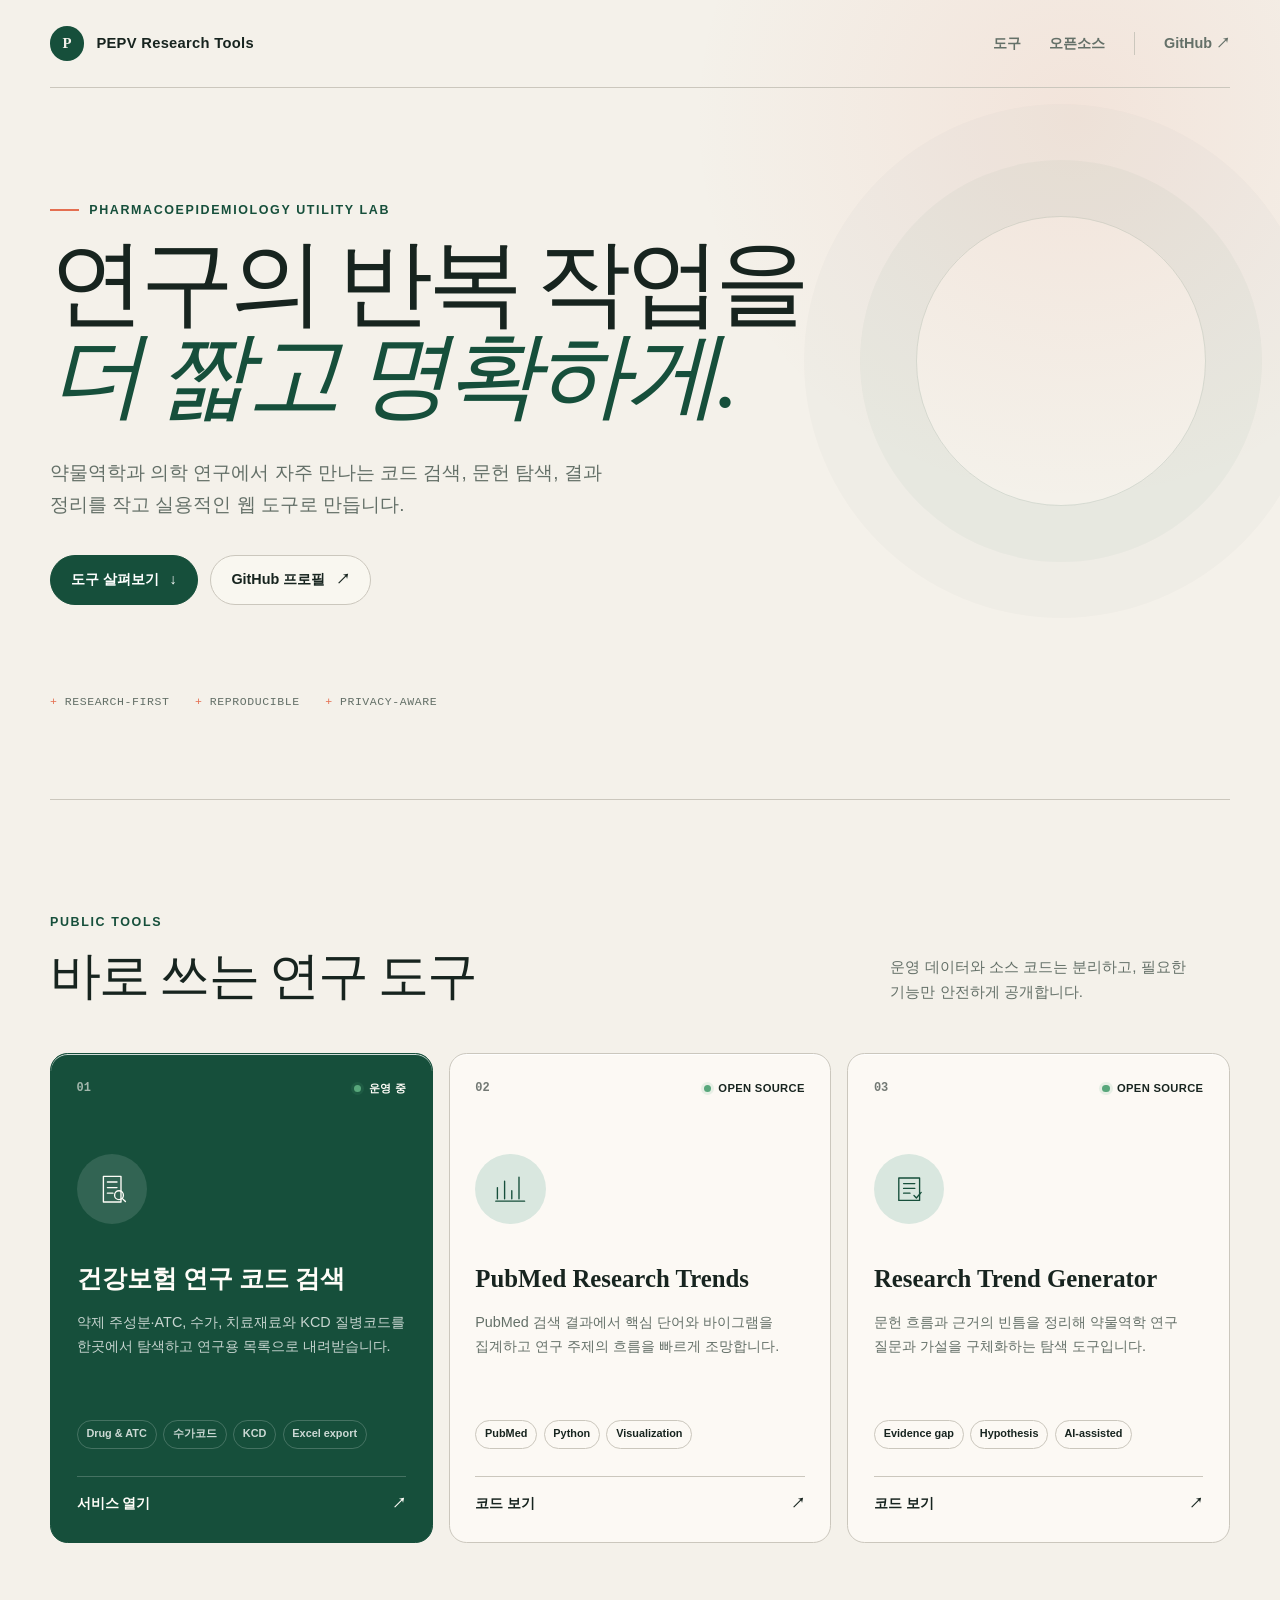
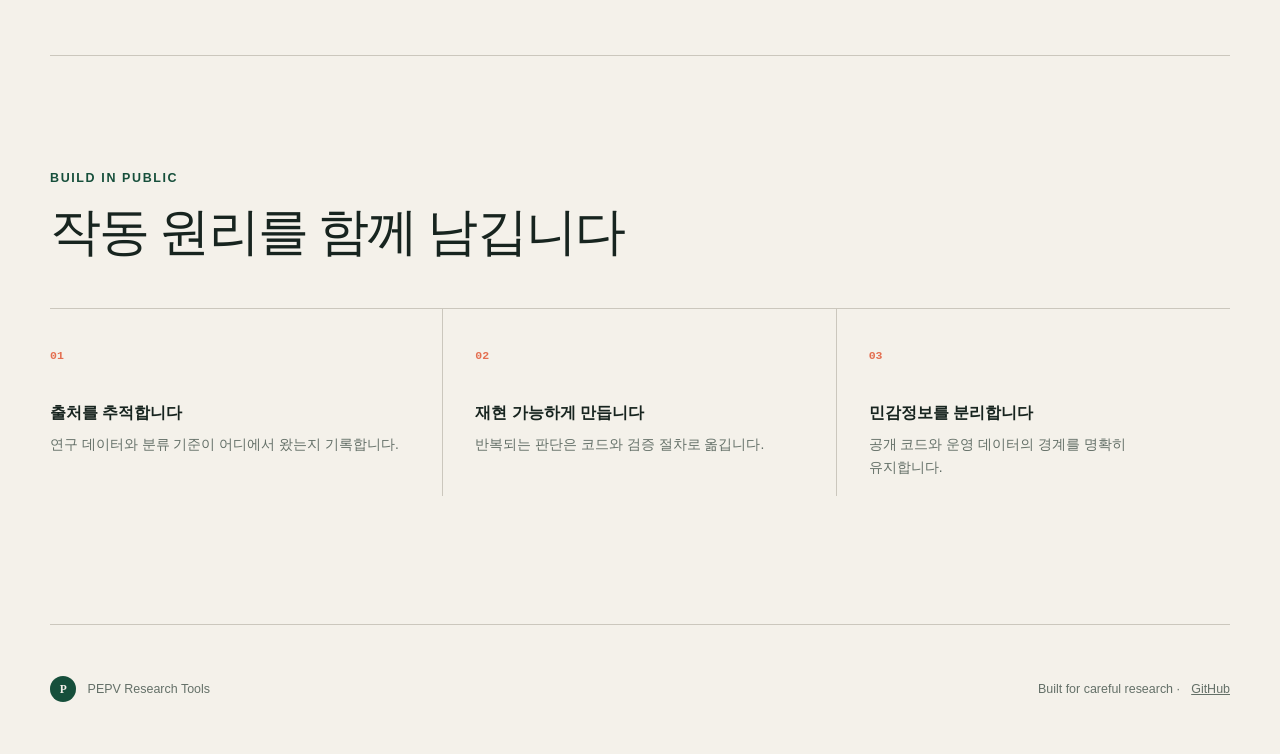
<file: index.html>
<!doctype html>
<html lang="ko">
  <head>
    <meta charset="utf-8">
    <meta name="viewport" content="width=device-width, initial-scale=1">
    <meta name="description" content="약물역학과 의학 연구를 위한 검색, 문헌 탐색, 분석 도구 모음">
    <meta name="theme-color" content="#f4f1ea">
    <meta property="og:title" content="PEPV Research Tools">
    <meta property="og:description" content="연구의 반복 작업을 줄이는 작고 실용적인 도구들">
    <meta property="og:type" content="website">
    <meta property="og:url" content="https://why5682.me/">
    <title>PEPV Research Tools</title>
    <link rel="icon" href="favicon.svg" type="image/svg+xml">
    <link rel="stylesheet" href="styles.css">
  </head>
  <body>
    <a class="skip-link" href="#main">본문으로 이동</a>

    <header class="site-header">
      <a class="brand" href="/" aria-label="PEPV Research Tools 홈">
        <span class="brand-mark" aria-hidden="true">P</span>
        <span>PEPV Research Tools</span>
      </a>
      <nav aria-label="주요 메뉴">
        <a href="#tools">도구</a>
        <a href="#open-source">오픈소스</a>
        <a class="nav-github" href="https://github.com/why5682">GitHub <span aria-hidden="true">↗</span></a>
      </nav>
    </header>

    <main id="main">
      <section class="hero" aria-labelledby="hero-title">
        <div class="eyebrow"><span></span> Pharmacoepidemiology utility lab</div>
        <h1 id="hero-title">연구의 반복 작업을<br><em>더 짧고 명확하게.</em></h1>
        <p class="hero-copy">
          약물역학과 의학 연구에서 자주 만나는 코드 검색, 문헌 탐색, 결과 정리를
          작고 실용적인 웹 도구로 만듭니다.
        </p>
        <div class="hero-actions">
          <a class="button button-primary" href="#tools">도구 살펴보기 <span aria-hidden="true">↓</span></a>
          <a class="button button-quiet" href="https://github.com/why5682">GitHub 프로필 <span aria-hidden="true">↗</span></a>
        </div>
        <div class="hero-note" aria-label="운영 원칙">
          <span>Research-first</span>
          <span>Reproducible</span>
          <span>Privacy-aware</span>
        </div>
      </section>

      <section class="section" id="tools" aria-labelledby="tools-title">
        <div class="section-heading">
          <div>
            <p class="section-kicker">Public tools</p>
            <h2 id="tools-title">바로 쓰는 연구 도구</h2>
          </div>
          <p>운영 데이터와 소스 코드는 분리하고, 필요한 기능만 안전하게 공개합니다.</p>
        </div>

        <div class="tool-grid">
          <article class="tool-card tool-card-featured">
            <div class="card-topline">
              <span class="card-number">01</span>
              <span class="status"><i></i> 운영 중</span>
            </div>
            <div class="tool-icon" aria-hidden="true">
              <svg viewBox="0 0 48 48" role="img">
                <path d="M13 8h22v32H13zM18 15h12M18 22h12M18 29h7"/>
                <circle cx="32.5" cy="31.5" r="5.5"/><path d="m36.5 35.5 4 4"/>
              </svg>
            </div>
            <h3>건강보험 연구 코드 검색</h3>
            <p>약제 주성분·ATC, 수가, 치료재료와 KCD 질병코드를 한곳에서 탐색하고 연구용 목록으로 내려받습니다.</p>
            <ul class="tag-list" aria-label="주요 기능">
              <li>Drug &amp; ATC</li><li>수가코드</li><li>KCD</li><li>Excel export</li>
            </ul>
            <a class="card-link" href="https://drug.why5682.me">서비스 열기 <span aria-hidden="true">↗</span></a>
          </article>

          <article class="tool-card">
            <div class="card-topline">
              <span class="card-number">02</span>
              <span class="status"><i></i> Open source</span>
            </div>
            <div class="tool-icon" aria-hidden="true">
              <svg viewBox="0 0 48 48" role="img">
                <path d="M8 36V22M17 36V14M26 36V26M35 36V9M6 39h36"/>
              </svg>
            </div>
            <h3>PubMed Research Trends</h3>
            <p>PubMed 검색 결과에서 핵심 단어와 바이그램을 집계하고 연구 주제의 흐름을 빠르게 조망합니다.</p>
            <ul class="tag-list" aria-label="주요 기술">
              <li>PubMed</li><li>Python</li><li>Visualization</li>
            </ul>
            <a class="card-link" href="https://github.com/why5682/pubmedtrends">코드 보기 <span aria-hidden="true">↗</span></a>
          </article>

          <article class="tool-card">
            <div class="card-topline">
              <span class="card-number">03</span>
              <span class="status"><i></i> Open source</span>
            </div>
            <div class="tool-icon" aria-hidden="true">
              <svg viewBox="0 0 48 48" role="img">
                <path d="M11 10h26v28H11zM17 17h14M17 23h14M17 29h8"/>
                <path d="m30 32 3 3 6-7"/>
              </svg>
            </div>
            <h3>Research Trend Generator</h3>
            <p>문헌 흐름과 근거의 빈틈을 정리해 약물역학 연구 질문과 가설을 구체화하는 탐색 도구입니다.</p>
            <ul class="tag-list" aria-label="주요 기술">
              <li>Evidence gap</li><li>Hypothesis</li><li>AI-assisted</li>
            </ul>
            <a class="card-link" href="https://github.com/why5682/topic_generator">코드 보기 <span aria-hidden="true">↗</span></a>
          </article>
        </div>
      </section>

      <section class="section open-source" id="open-source" aria-labelledby="open-title">
        <div class="section-heading compact">
          <div>
            <p class="section-kicker">Build in public</p>
            <h2 id="open-title">작동 원리를 함께 남깁니다</h2>
          </div>
        </div>
        <div class="principles">
          <div><strong>01</strong><h3>출처를 추적합니다</h3><p>연구 데이터와 분류 기준이 어디에서 왔는지 기록합니다.</p></div>
          <div><strong>02</strong><h3>재현 가능하게 만듭니다</h3><p>반복되는 판단은 코드와 검증 절차로 옮깁니다.</p></div>
          <div><strong>03</strong><h3>민감정보를 분리합니다</h3><p>공개 코드와 운영 데이터의 경계를 명확히 유지합니다.</p></div>
        </div>
      </section>
    </main>

    <footer>
      <p><span class="footer-mark">P</span> PEPV Research Tools</p>
      <p>Built for careful research · <a href="https://github.com/why5682">GitHub</a></p>
    </footer>
  </body>
</html>
</file>
<file: styles.css>
:root {
  --paper: #f4f1ea;
  --paper-deep: #e9e4da;
  --ink: #17241f;
  --muted: #647068;
  --line: #cbc7bd;
  --green: #164f3b;
  --green-soft: #d9e7df;
  --coral: #e46f51;
  --white: #fffdf8;
  --shadow: 0 18px 45px rgba(38, 48, 42, 0.08);
}

* { box-sizing: border-box; }

html { scroll-behavior: smooth; }

body {
  margin: 0;
  color: var(--ink);
  background:
    radial-gradient(circle at 84% 5%, rgba(228, 111, 81, 0.10), transparent 24rem),
    var(--paper);
  font-family: Inter, Pretendard, "Noto Sans KR", -apple-system, BlinkMacSystemFont, "Segoe UI", sans-serif;
  line-height: 1.65;
  -webkit-font-smoothing: antialiased;
}

a { color: inherit; }

.skip-link {
  position: fixed;
  left: 1rem;
  top: -5rem;
  z-index: 100;
  padding: .7rem 1rem;
  background: var(--ink);
  color: white;
}

.skip-link:focus { top: 1rem; }

.site-header {
  width: min(1180px, calc(100% - 48px));
  margin: 0 auto;
  min-height: 88px;
  display: flex;
  align-items: center;
  justify-content: space-between;
  border-bottom: 1px solid var(--line);
}

.brand {
  display: inline-flex;
  align-items: center;
  gap: .75rem;
  text-decoration: none;
  font-size: .92rem;
  font-weight: 800;
  letter-spacing: .02em;
}

.brand-mark,
.footer-mark {
  display: inline-grid;
  place-items: center;
  width: 2.15rem;
  height: 2.15rem;
  border-radius: 50%;
  color: var(--paper);
  background: var(--green);
  font-family: Georgia, serif;
  font-weight: 700;
}

nav { display: flex; align-items: center; gap: 1.8rem; }
nav a { color: var(--muted); font-size: .9rem; font-weight: 650; text-decoration: none; }
nav a:hover { color: var(--ink); }
.nav-github { padding-left: 1.8rem; border-left: 1px solid var(--line); }

main,
footer { width: min(1180px, calc(100% - 48px)); margin-inline: auto; }

.hero {
  min-height: 680px;
  display: flex;
  flex-direction: column;
  justify-content: center;
  padding: 7rem 0 5.5rem;
  position: relative;
}

.hero::after {
  content: "";
  position: absolute;
  right: 2%;
  top: 18%;
  width: 18rem;
  height: 18rem;
  border: 1px solid rgba(22, 79, 59, .14);
  border-radius: 50%;
  box-shadow: 0 0 0 3.5rem rgba(22, 79, 59, .035), 0 0 0 7rem rgba(22, 79, 59, .02);
  pointer-events: none;
}

.eyebrow,
.section-kicker {
  margin: 0 0 1rem;
  color: var(--green);
  font-size: .78rem;
  font-weight: 800;
  letter-spacing: .13em;
  text-transform: uppercase;
}

.eyebrow { display: flex; align-items: center; gap: .65rem; }
.eyebrow span { width: 1.8rem; height: 2px; background: var(--coral); }

h1 {
  max-width: 900px;
  margin: 0;
  font-family: Georgia, "Times New Roman", serif;
  font-size: clamp(3.4rem, 7.4vw, 6.8rem);
  font-weight: 500;
  letter-spacing: -.055em;
  line-height: .98;
  word-break: keep-all;
  overflow-wrap: break-word;
}

h1 em { color: var(--green); font-weight: 500; }

.hero-copy {
  max-width: 610px;
  margin: 2.2rem 0 0;
  color: var(--muted);
  font-size: clamp(1rem, 2vw, 1.18rem);
  word-break: keep-all;
}

.hero-actions { display: flex; gap: .8rem; margin-top: 2.2rem; }

.button {
  display: inline-flex;
  align-items: center;
  gap: .65rem;
  min-height: 3.15rem;
  padding: 0 1.25rem;
  border: 1px solid var(--line);
  border-radius: 999px;
  text-decoration: none;
  font-size: .9rem;
  font-weight: 750;
  transition: transform .2s ease, background .2s ease;
}

.button:hover { transform: translateY(-2px); }
.button-primary { color: white; background: var(--green); border-color: var(--green); }
.button-quiet { background: rgba(255, 253, 248, .5); }

.hero-note {
  display: flex;
  gap: 1.6rem;
  margin-top: 5.4rem;
  color: var(--muted);
  font-family: ui-monospace, SFMono-Regular, Menlo, monospace;
  font-size: .72rem;
  letter-spacing: .05em;
  text-transform: uppercase;
}

.hero-note span::before { content: "+"; margin-right: .45rem; color: var(--coral); }

.section { padding: 7rem 0; border-top: 1px solid var(--line); }

.section-heading {
  display: grid;
  grid-template-columns: minmax(0, 1.4fr) minmax(260px, .6fr);
  align-items: end;
  gap: 3rem;
  margin-bottom: 3rem;
}

.section-heading.compact { grid-template-columns: 1fr; }
.section-heading h2 { margin: 0; font-family: Georgia, serif; font-size: clamp(2.2rem, 4vw, 3.6rem); font-weight: 500; letter-spacing: -.035em; line-height: 1.1; }
.section-heading > p { margin: 0; color: var(--muted); font-size: .95rem; word-break: keep-all; }

.tool-grid { display: grid; grid-template-columns: repeat(3, 1fr); gap: 1rem; }

.tool-card {
  min-height: 490px;
  padding: 1.6rem;
  display: flex;
  flex-direction: column;
  background: rgba(255, 253, 248, .72);
  border: 1px solid var(--line);
  border-radius: 1.1rem;
  box-shadow: 0 1px 0 rgba(255, 255, 255, .8) inset;
  transition: transform .22s ease, box-shadow .22s ease;
}

.tool-card:hover { transform: translateY(-5px); box-shadow: var(--shadow); }
.tool-card-featured { background: var(--green); color: var(--white); border-color: var(--green); }
.tool-card-featured p { color: rgba(255, 255, 255, .72); }

.card-topline { display: flex; align-items: center; justify-content: space-between; }
.card-number { font: 700 .75rem ui-monospace, monospace; opacity: .6; }
.status { display: inline-flex; align-items: center; gap: .45rem; font-size: .7rem; font-weight: 800; letter-spacing: .03em; text-transform: uppercase; }
.status i { width: .48rem; height: .48rem; border-radius: 50%; background: #58a77b; box-shadow: 0 0 0 3px rgba(88, 167, 123, .13); }
.status-soon i { background: #f2ad65; box-shadow: 0 0 0 3px rgba(242, 173, 101, .16); }

.tool-icon {
  width: 4.4rem;
  height: 4.4rem;
  display: grid;
  place-items: center;
  margin: 3.5rem 0 2.5rem;
  border-radius: 50%;
  color: var(--green);
  background: var(--green-soft);
}

.tool-card-featured .tool-icon { color: var(--white); background: rgba(255, 255, 255, .12); }
.tool-icon svg { width: 2.4rem; fill: none; stroke: currentColor; stroke-width: 1.7; stroke-linecap: round; stroke-linejoin: round; }
.tool-card h3 { margin: 0; font-family: Georgia, "Noto Serif KR", serif; font-size: 1.55rem; font-weight: 600; line-height: 1.25; }
.tool-card p { margin: 1rem 0; color: var(--muted); font-size: .9rem; word-break: keep-all; }
.tool-card.tool-card-featured p { color: rgba(255, 255, 255, .76); }

.tag-list { display: flex; flex-wrap: wrap; gap: .4rem; margin: auto 0 1.7rem; padding: 0; list-style: none; }
.tag-list li { padding: .3rem .55rem; border: 1px solid var(--line); border-radius: 999px; font-size: .68rem; font-weight: 700; }
.tool-card-featured .tag-list li { border-color: rgba(255, 255, 255, .2); color: rgba(255, 255, 255, .78); }
.card-link { display: flex; justify-content: space-between; padding-top: 1rem; border-top: 1px solid var(--line); text-decoration: none; font-size: .86rem; font-weight: 800; }
.tool-card-featured .card-link { border-color: rgba(255, 255, 255, .2); }

.open-source { padding-bottom: 8rem; }
.principles { display: grid; grid-template-columns: repeat(3, 1fr); border-top: 1px solid var(--line); }
.principles > div { padding: 2rem 2rem 1rem 0; border-right: 1px solid var(--line); }
.principles > div + div { padding-left: 2rem; }
.principles > div:last-child { border-right: 0; }
.principles strong { color: var(--coral); font: 750 .72rem ui-monospace, monospace; }
.principles h3 { margin: 2rem 0 .5rem; font-size: 1rem; }
.principles p { margin: 0; color: var(--muted); font-size: .86rem; word-break: keep-all; }

footer {
  min-height: 130px;
  display: flex;
  align-items: center;
  justify-content: space-between;
  border-top: 1px solid var(--line);
  color: var(--muted);
  font-size: .78rem;
}

footer p { display: flex; align-items: center; gap: .7rem; }
.footer-mark { width: 1.65rem; height: 1.65rem; font-size: .72rem; }

@media (max-width: 900px) {
  .hero::after { width: 11rem; height: 11rem; opacity: .65; }
  .tool-grid { grid-template-columns: 1fr; }
  .tool-card { min-height: 410px; }
  .tool-icon { margin: 2.5rem 0 1.8rem; }
  .section-heading { grid-template-columns: 1fr; gap: 1rem; }
}

@media (max-width: 650px) {
  .site-header,
  main,
  footer { width: min(100% - 28px, 1180px); }
  .site-header { min-height: 72px; }
  nav a:not(.nav-github) { display: none; }
  .nav-github { padding-left: 0; border-left: 0; }
  .brand { font-size: .82rem; }
  .hero { min-height: 610px; padding: 5rem 0 4rem; }
  .hero::after { display: none; }
  h1 { font-size: clamp(3.1rem, 15vw, 4.9rem); }
  .hero-copy { margin-top: 1.7rem; }
  .hero-actions { align-items: stretch; flex-direction: column; }
  .button { justify-content: center; }
  .hero-note { margin-top: 3.2rem; gap: .65rem 1rem; flex-wrap: wrap; }
  .section { padding: 5rem 0; }
  .principles { grid-template-columns: 1fr; }
  .principles > div,
  .principles > div + div { padding: 1.6rem 0; border-right: 0; border-bottom: 1px solid var(--line); }
  .principles > div:last-child { border-bottom: 0; }
  .principles h3 { margin-top: .8rem; }
  footer { padding: 2rem 0; flex-direction: column; align-items: flex-start; gap: .5rem; }
}

@media (prefers-reduced-motion: reduce) {
  html { scroll-behavior: auto; }
  *, *::before, *::after { transition: none !important; }
}
</file>
